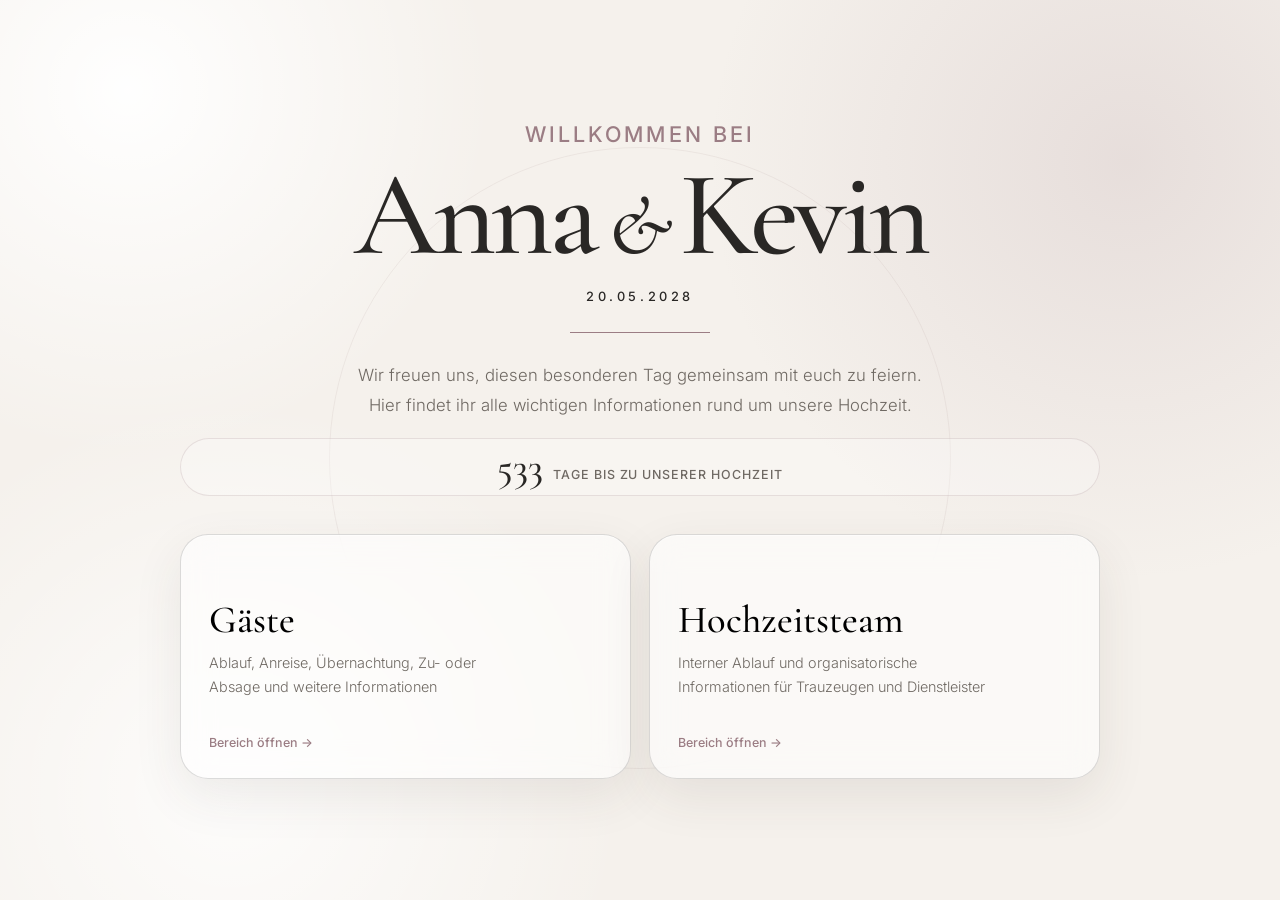
<file: index.html>
<!DOCTYPE html>
<html lang="de">
<head>
  <meta charset="UTF-8">
  <meta name="viewport" content="width=device-width, initial-scale=1.0">
  <meta name="description" content="Hochzeitsportal von Anna und Kevin">
  <title>Anna & Kevin | 20.05.2028</title>
  <link rel="preconnect" href="https://fonts.googleapis.com">
  <link rel="preconnect" href="https://fonts.gstatic.com" crossorigin>
  <link href="https://fonts.googleapis.com/css2?family=Cormorant+Garamond:wght@400;500;600&family=Inter:wght@300;400;500&display=swap" rel="stylesheet">
  <link rel="stylesheet" href="assets/css/style.css?v=5">
</head>
<body>
  <main class="landing">
    <section class="hero">
      <p class="eyebrow">Willkommen bei</p>
      <h1><span>Anna</span><span class="ampersand">&amp;</span><span>Kevin</span></h1>
      <p class="date">20.05.2028</p>
      <div class="divider"></div>
      <p class="intro">
        <span>Wir freuen uns, diesen besonderen Tag gemeinsam mit euch zu feiern.</span>
        <span>Hier findet ihr alle wichtigen Informationen rund um unsere Hochzeit.</span>
      </p>

      <div class="countdown" aria-live="polite">
        <span class="countdown-number" id="countdown-days">–</span>
        <span class="countdown-label">Tage bis zu unserer Hochzeit</span>
      </div>

      <div class="portal-grid">
        <button class="portal-card" type="button" data-portal="guest">
          <span class="portal-title">Gäste</span>
          <span class="portal-description">Ablauf, Anreise, Übernachtung, Zu- oder Absage und weitere Informationen</span>
          <span class="portal-link">Bereich öffnen →</span>
        </button>

        <button class="portal-card" type="button" data-portal="service">
          <span class="portal-title">Hochzeitsteam</span>
          <span class="portal-description">Interner Ablauf und organisatorische Informationen für Trauzeugen und Dienstleister</span>
          <span class="portal-link">Bereich öffnen →</span>
        </button>
      </div>
    </section>
  </main>

  <dialog class="login-dialog" id="login-dialog">
    <form class="login-form" method="dialog">
      <button class="close-button" type="button" id="close-dialog" aria-label="Fenster schließen">×</button>
      <h2 id="dialog-title">Portal öffnen</h2>
      <p class="dialog-text" id="dialog-text">Bitte gebt das Passwort ein, das ihr von uns erhalten habt.</p>
      <label for="password">Passwort</label>
      <input id="password" name="password" type="password" autocomplete="current-password" placeholder="Passwort eingeben">
      <p class="form-message" id="form-message" aria-live="polite"></p>
      <button class="submit-button" type="submit">Öffnen</button>
    </form>
  </dialog>

  <script src="assets/js/script.js?v=7"></script>
</body>
</html>
</file>
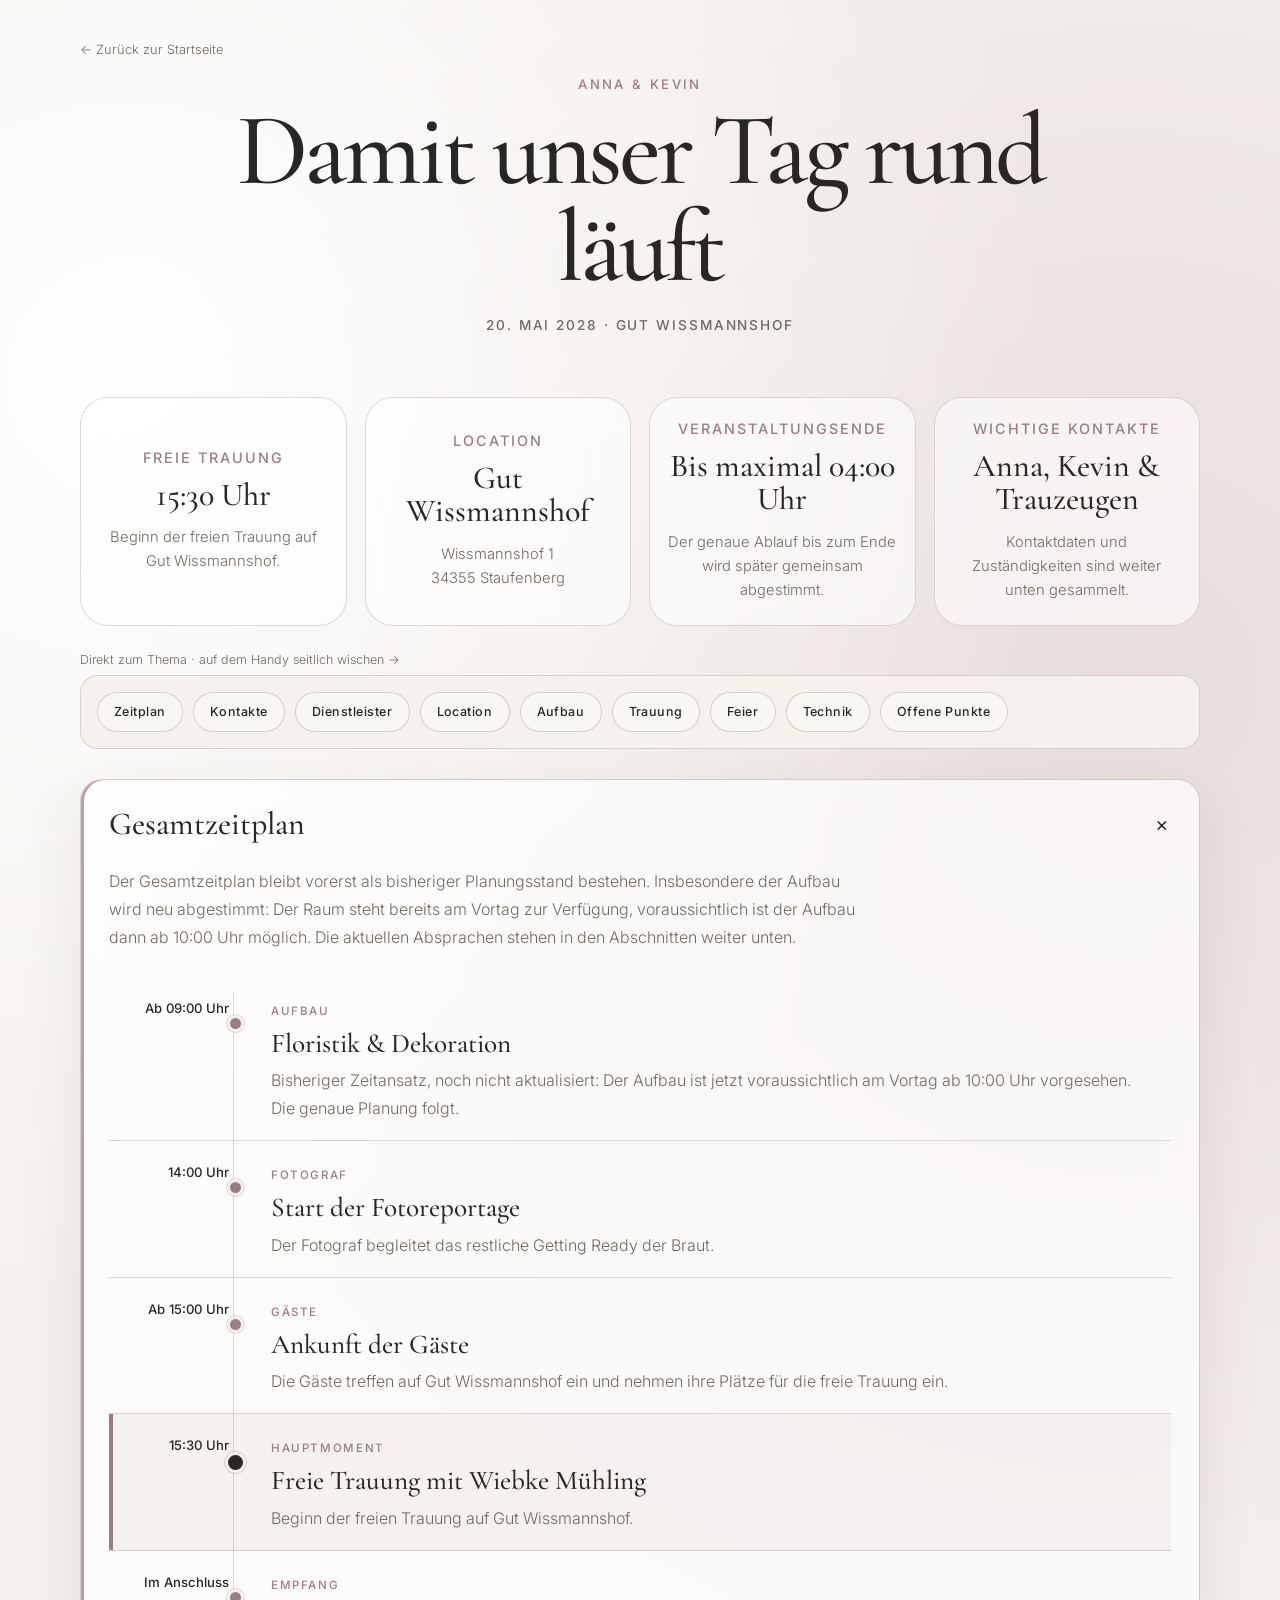
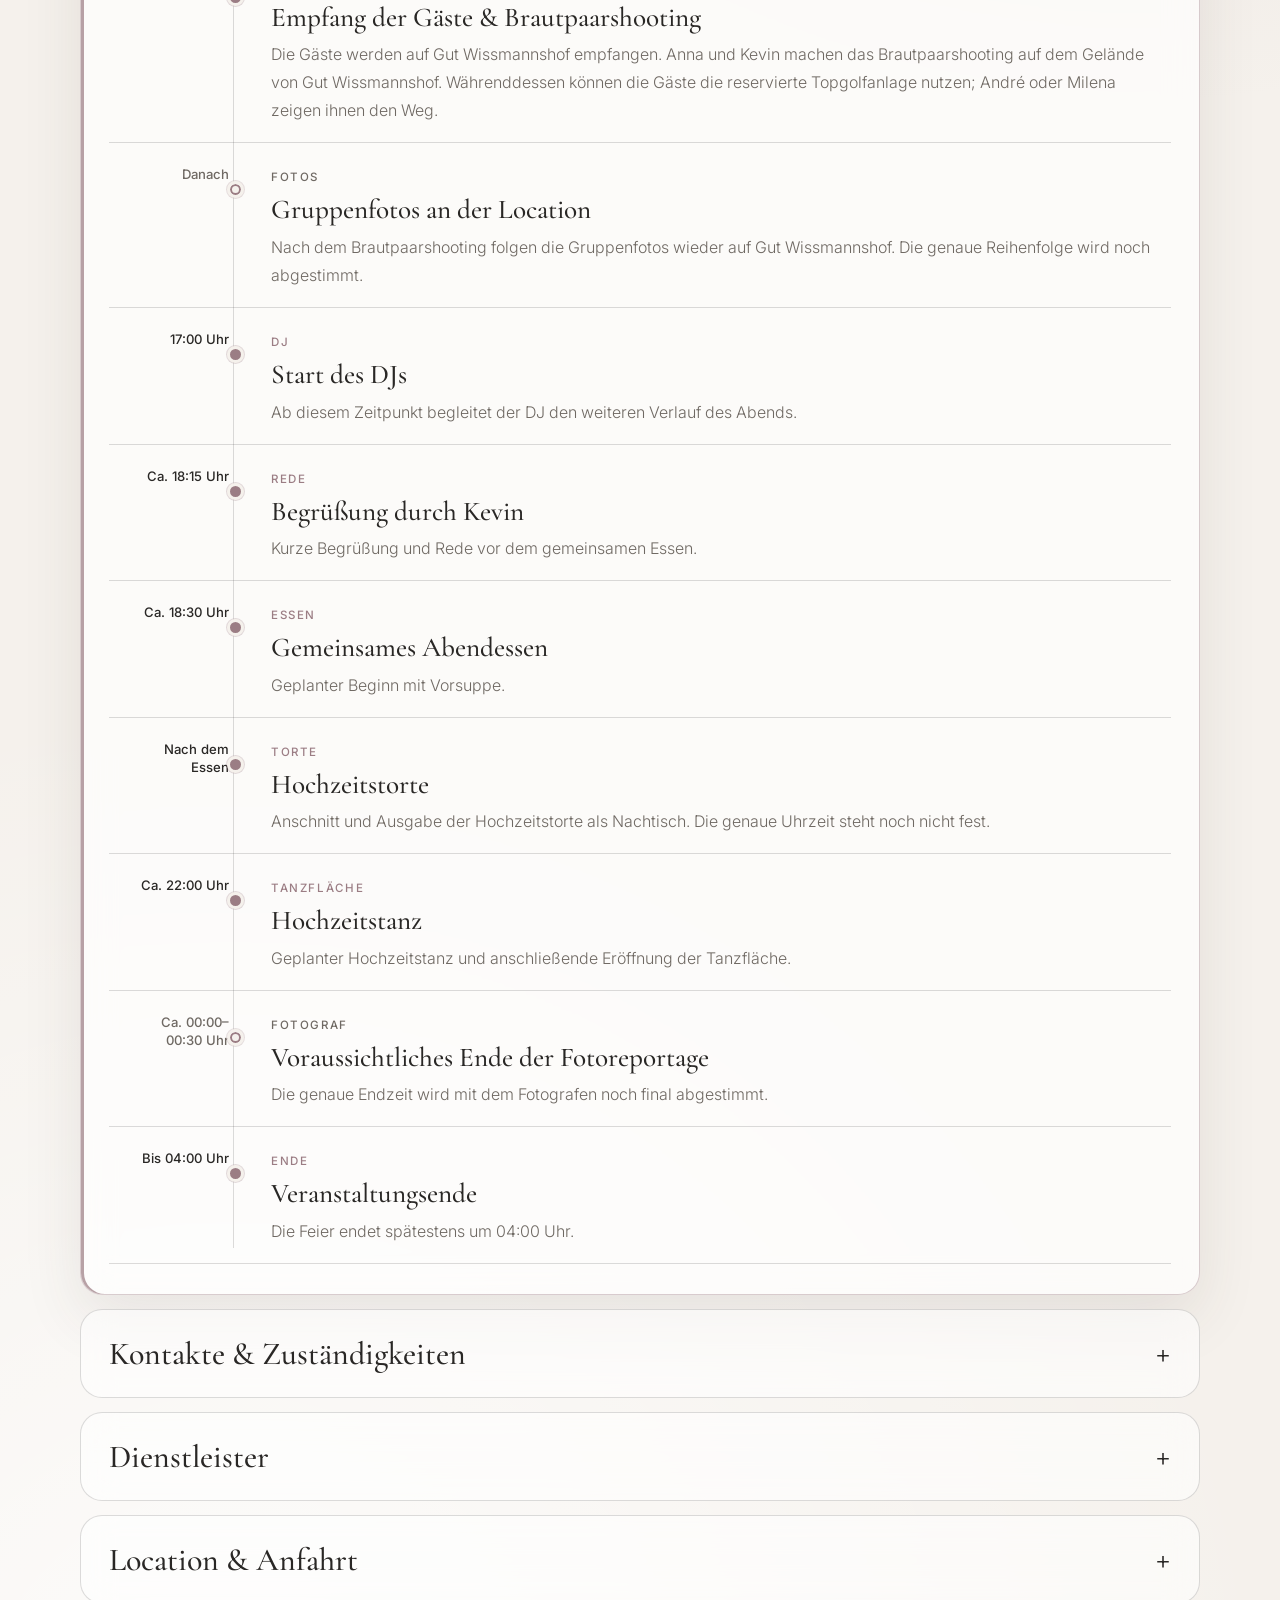
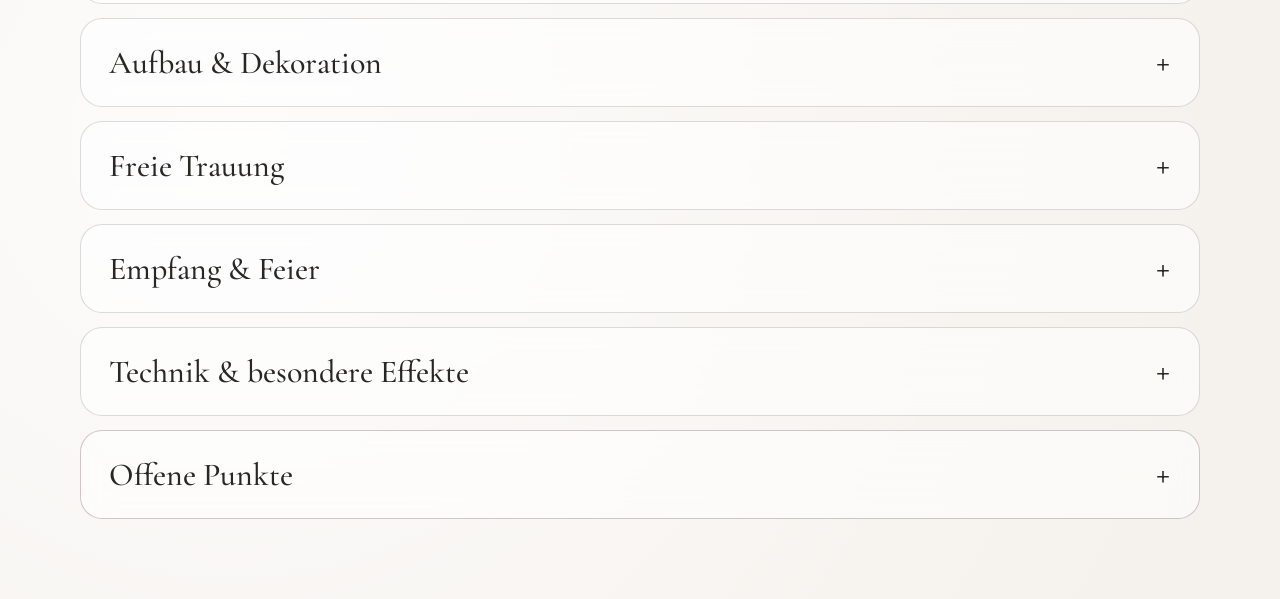
<file: ablauf-7k4m2.html>
<!DOCTYPE html>
<html lang="de">
<head>
  <meta charset="UTF-8">
  <meta name="viewport" content="width=device-width, initial-scale=1.0">
  <meta name="description" content="Organisationsbereich für das Hochzeitsteam von Anna und Kevin">
  <title>Hochzeitsteam | Anna & Kevin</title>
  <link rel="preconnect" href="https://fonts.googleapis.com">
  <link rel="preconnect" href="https://fonts.gstatic.com" crossorigin>
  <link href="https://fonts.googleapis.com/css2?family=Cormorant+Garamond:wght@400;500;600&family=Inter:wght@300;400;500&display=swap" rel="stylesheet">
  <link rel="stylesheet" href="assets/css/style.css?v=9">
  <link rel="stylesheet" href="assets/css/team.css?v=7">
</head>
<body>
  <main class="team-page">
    <header class="team-hero">
      <a class="team-back-link" href="index.html">← Zurück zur Startseite</a>
      <p class="team-kicker">Anna & Kevin</p>
      <h1 class="team-title">Damit unser Tag rund läuft</h1>
      <p class="team-subtitle">20. Mai 2028 · Gut Wissmannshof</p>
    </header>

    <section class="team-info-grid" aria-label="Wichtige Eckdaten">
      <article class="team-info-card"><span class="team-info-label">Freie Trauung</span><h2>15:30 Uhr</h2><p>Beginn der freien Trauung auf Gut Wissmannshof.</p></article>
      <article class="team-info-card"><span class="team-info-label">Location</span><h2>Gut Wissmannshof</h2><p>Wissmannshof 1<br>34355 Staufenberg</p></article>
      <article class="team-info-card"><span class="team-info-label">Veranstaltungsende</span><h2>Bis maximal 04:00 Uhr</h2><p>Der genaue Ablauf bis zum Ende wird später gemeinsam abgestimmt.</p></article>
      <article class="team-info-card"><span class="team-info-label">Wichtige Kontakte</span><h2>Anna, Kevin & Trauzeugen</h2><p>Kontaktdaten und Zuständigkeiten sind weiter unten gesammelt.</p></article>
    </section>

    <p class="nav-hint">Direkt zum Thema · auf dem Handy seitlich wischen →</p>
    <nav class="team-quick-nav" aria-label="Schnellnavigation">
      <a href="#zeitplan">Zeitplan</a>
      <a href="#kontakte">Kontakte</a>
      <a href="#dienstleister">Dienstleister</a>
      <a href="#location">Location</a>
      <a href="#aufbau">Aufbau</a>
      <a href="#trauung">Trauung</a>
      <a href="#feier">Feier</a>
      <a href="#technik">Technik</a>
      <a href="#offene-punkte">Offene Punkte</a>
    </nav>

    <section class="accordion-list" aria-label="Organisation des Hochzeitstages">
      <details id="zeitplan" open>
        <summary><span>Gesamtzeitplan</span><span class="summary-icon">+</span></summary>
        <div class="accordion-content">
          <p class="timeline-intro">Der Gesamtzeitplan bleibt vorerst als bisheriger Planungsstand bestehen. Insbesondere der Aufbau wird neu abgestimmt: Der Raum steht bereits am Vortag zur Verfügung, voraussichtlich ist der Aufbau dann ab 10:00 Uhr möglich. Die aktuellen Absprachen stehen in den Abschnitten weiter unten.</p>
          <div class="team-timeline">
            <article class="timeline-item"><div class="timeline-time">Ab 09:00 Uhr</div><div class="timeline-details"><span class="timeline-label">Aufbau</span><h3>Floristik & Dekoration</h3><p>Bisheriger Zeitansatz, noch nicht aktualisiert: Der Aufbau ist jetzt voraussichtlich am Vortag ab 10:00 Uhr vorgesehen. Die genaue Planung folgt.</p></div></article>
            <article class="timeline-item"><div class="timeline-time">14:00 Uhr</div><div class="timeline-details"><span class="timeline-label">Fotograf</span><h3>Start der Fotoreportage</h3><p>Der Fotograf begleitet das restliche Getting Ready der Braut.</p></div></article>
            <article class="timeline-item"><div class="timeline-time">Ab 15:00 Uhr</div><div class="timeline-details"><span class="timeline-label">Gäste</span><h3>Ankunft der Gäste</h3><p>Die Gäste treffen auf Gut Wissmannshof ein und nehmen ihre Plätze für die freie Trauung ein.</p></div></article>
            <article class="timeline-item timeline-highlight"><div class="timeline-time">15:30 Uhr</div><div class="timeline-details"><span class="timeline-label">Hauptmoment</span><h3>Freie Trauung mit Wiebke Mühling</h3><p>Beginn der freien Trauung auf Gut Wissmannshof.</p></div></article>
            <article class="timeline-item"><div class="timeline-time">Im Anschluss</div><div class="timeline-details"><span class="timeline-label">Empfang</span><h3>Empfang der Gäste & Brautpaarshooting</h3><p>Die Gäste werden auf Gut Wissmannshof empfangen. Anna und Kevin machen das Brautpaarshooting auf dem Gelände von Gut Wissmannshof. Währenddessen können die Gäste die reservierte Topgolfanlage nutzen; André oder Milena zeigen ihnen den Weg.</p></div></article>
            <article class="timeline-item timeline-pending"><div class="timeline-time">Danach</div><div class="timeline-details"><span class="timeline-label">Fotos</span><h3>Gruppenfotos an der Location</h3><p>Nach dem Brautpaarshooting folgen die Gruppenfotos wieder auf Gut Wissmannshof. Die genaue Reihenfolge wird noch abgestimmt.</p></div></article>
            <article class="timeline-item"><div class="timeline-time">17:00 Uhr</div><div class="timeline-details"><span class="timeline-label">DJ</span><h3>Start des DJs</h3><p>Ab diesem Zeitpunkt begleitet der DJ den weiteren Verlauf des Abends.</p></div></article>
            <article class="timeline-item"><div class="timeline-time">Ca. 18:15 Uhr</div><div class="timeline-details"><span class="timeline-label">Rede</span><h3>Begrüßung durch Kevin</h3><p>Kurze Begrüßung und Rede vor dem gemeinsamen Essen.</p></div></article>
            <article class="timeline-item"><div class="timeline-time">Ca. 18:30 Uhr</div><div class="timeline-details"><span class="timeline-label">Essen</span><h3>Gemeinsames Abendessen</h3><p>Geplanter Beginn mit Vorsuppe.</p></div></article>
            <article class="timeline-item"><div class="timeline-time">Nach dem Essen</div><div class="timeline-details"><span class="timeline-label">Torte</span><h3>Hochzeitstorte</h3><p>Anschnitt und Ausgabe der Hochzeitstorte als Nachtisch. Die genaue Uhrzeit steht noch nicht fest.</p></div></article>
            <article class="timeline-item"><div class="timeline-time">Ca. 22:00 Uhr</div><div class="timeline-details"><span class="timeline-label">Tanzfläche</span><h3>Hochzeitstanz</h3><p>Geplanter Hochzeitstanz und anschließende Eröffnung der Tanzfläche.</p></div></article>

            <article class="timeline-item timeline-pending"><div class="timeline-time">Ca. 00:00–00:30 Uhr</div><div class="timeline-details"><span class="timeline-label">Fotograf</span><h3>Voraussichtliches Ende der Fotoreportage</h3><p>Die genaue Endzeit wird mit dem Fotografen noch final abgestimmt.</p></div></article>
            <article class="timeline-item"><div class="timeline-time">Bis 04:00 Uhr</div><div class="timeline-details"><span class="timeline-label">Ende</span><h3>Veranstaltungsende</h3><p>Die Feier endet spätestens um 04:00 Uhr.</p></div></article>
          </div>
        </div>
      </details>

      <details id="kontakte">
        <summary><span>Kontakte & Zuständigkeiten</span><span class="summary-icon">+</span></summary>
        <div class="accordion-content">
          <div class="detail-grid">
            <article class="detail-card"><span class="detail-label">Brautpaar</span><h3>Kevin Wenzel</h3><p>Deko und Aufbau, Übergabe von Geschenken und Karten, Notfallkontakt.</p><div class="contact-actions"><a class="team-link-button" href="tel:+491734360073">Anrufen</a></div></article>
            <article class="detail-card"><span class="detail-label">Brautpaar</span><h3>Anna</h3><p>Übergabe von Geschenken und Karten sowie Ansprechpartnerin für persönliche Rückfragen.</p><div class="contact-actions"><a class="team-link-button" href="tel:+4916098047144">Anrufen</a></div></article>
            <article class="detail-card pending-card"><span class="detail-label">Trauzeuge</span><h3>André Wenzel</h3><p>Telefonnummer folgt nach Absprache.</p><p>Geschenkeplanung, Gästeempfang, Gruppenfotos und Notfallkontakt.</p></article>
            <article class="detail-card pending-card"><span class="detail-label">Trauzeugin</span><h3>Milena Hildebrandt</h3><p>Telefonnummer folgt nach Absprache.</p><p>Geschenkeplanung, Gästeempfang, Gruppenfotos und Notfallkontakt.</p></article>
          </div>
          <p class="section-note">Die genaue Aufteilung einzelner Aufgaben wird später gemeinsam mit den Trauzeugen festgelegt.</p>
        </div>
      </details>

      <details id="dienstleister">
        <summary><span>Dienstleister</span><span class="summary-icon">+</span></summary>
        <div class="accordion-content">
          <div class="detail-grid">
            <article class="detail-card"><span class="detail-label">Traurednerin</span><h3>Wiebke Mühling</h3><p>Freie Trauung um 15:30 Uhr.</p><div class="contact-actions"><a class="team-link-button" href="https://www.instagram.com/w.moments_trauungen/" target="_blank" rel="noopener">Instagram öffnen</a></div></article>
            <article class="detail-card"><span class="detail-label">DJ</span><h3>Marco Leistner</h3><p>Start um 17:00 Uhr.</p><p>Verantwortlich für Musik, Ton, Licht und die vereinbarten Effekte.</p></article>
            <article class="detail-card"><span class="detail-label">Fotograf</span><h3>Mario Nijemcevic · TITO.GRAF</h3><p>Start um 14:00 Uhr, voraussichtliches Ende zwischen 00:00 und 00:30 Uhr.</p><div class="contact-actions"><a class="team-link-button" href="https://www.instagram.com/tito.graf/" target="_blank" rel="noopener">Instagram öffnen</a></div></article>
            <article class="detail-card"><span class="detail-label">Location</span><h3>Herr Reimann</h3><p>Ansprechpartner auf Gut Wissmannshof.</p></article>
            <article class="detail-card pending-card"><span class="detail-label">Floristik</span><h3>Noch in Klärung</h3><p>Dienstleister und genaue Aufgabenverteilung werden später ergänzt.</p></article>
          </div>
        </div>
      </details>

      <details id="location">
        <summary><span>Location & Anfahrt</span><span class="summary-icon">+</span></summary>
        <div class="accordion-content">
          <div class="location-team-grid">
            <div><span class="detail-label">Location</span><h3>Gut Wissmannshof</h3><p>Wissmannshof 1<br>34355 Staufenberg</p><div class="contact-actions"><a class="team-link-button" href="https://www.google.com/maps/dir/?api=1&destination=Wissmannshof+1%2C+34355+Staufenberg" target="_blank" rel="noopener">Route öffnen</a></div></div>
            <iframe class="map-frame" title="Karte zum Gut Wissmannshof" src="https://www.google.com/maps?q=Wissmannshof%201%2C%2034355%20Staufenberg&output=embed" loading="lazy" referrerpolicy="no-referrer-when-downgrade"></iframe>
          </div>
          <div class="fact-list">
            <div><strong>Zugang:</strong><span>Zugang ab 10:00 Uhr. Der Raum steht bereits am Vortag zur Verfügung; der genaue Aufbauplan folgt.</span></div>
            <div><strong>Be- und Entladen:</strong><span>Zufahrt und Möglichkeiten zum Be- und Entladen werden mit Gut Wissmannshof abgestimmt.</span></div>
            <div><strong>Fahrzeuge:</strong><span>Kostenfreie Parkplätze stehen direkt an der Location im zweigeschossigen Parkhaus zur Verfügung. Die Organisation für Dienstleister wird noch abgestimmt.</span></div>
            <div><strong>Getting Ready:</strong><span>Bei Julia Hagedorn im Laden „Aesthetics“ in Niestetal.</span></div>
            <div><strong>Lagerung:</strong><span>Voraussichtlich keine Lagerfläche vor Ort. Mögliche Lösungen werden noch abgestimmt.</span></div>
            <div><strong>Einschränkungen:</strong><span>Kein Konfetti und kein Feuerwerk. Bisher ist keine Lautstärkereduzierung vorgesehen.</span></div>
            <div><strong>Ende:</strong><span>Spätestens um 04:00 Uhr.</span></div>
          </div>
        </div>
      </details>

      <details id="aufbau">
        <summary><span>Aufbau & Dekoration</span><span class="summary-icon">+</span></summary>
        <div class="accordion-content"><div class="fact-list">
          <div><strong>Aufbaustart:</strong><span>Voraussichtlich am Vortag ab 10:00 Uhr; noch final abzustimmen.</span></div>
          <div><strong>Aufbauteam:</strong><span>Aufbauteam, Aufgabenverteilung und Reihenfolge sind noch zu klären.</span></div>
          <div><strong>Eigenleistung:</strong><span>Umfang der Eigenleistung und Aufgabenverteilung sind noch zu klären.</span></div>
          <div><strong>Location:</strong><span>Aufgaben von Gut Wissmannshof beim Aufbau werden noch abgestimmt.</span></div>
          <div><strong>Floristik:</strong><span>Aufgabenverteilung mit einem möglichen externen Dienstleister noch offen.</span></div>
          <div><strong>DJ:</strong><span>Übernimmt seine gesamte Technik und den dazugehörigen Aufbau.</span></div>
          <div><strong>Bereiche:</strong><span>Freie Trauung und Innenbereich der Location.</span></div>
          <div><strong>Fertigstellung:</strong><span>Zeitpunkt der Fertigstellung wird im neuen Aufbauplan festgelegt.</span></div>
          <div><strong>Endkontrolle:</strong><span>Kevin und die Trauzeugen.</span></div>
          <div><strong>Abbau:</strong><span>Zeitpunkt und Zuständigkeiten werden noch abgestimmt.</span></div>
          <div><strong>Zwischenlagerung:</strong><span>Voraussichtlich keine Lagerfläche; noch abzustimmen.</span></div>
        </div></div>
      </details>

      <details id="trauung">
        <summary><span>Freie Trauung</span><span class="summary-icon">+</span></summary>
        <div class="accordion-content"><div class="fact-list">
          <div><strong>Ort:</strong><span>In der Baumallee direkt auf Gut Wissmannshof.</span></div>
          <div><strong>Schlechtwetter:</strong><span>Die Baumallee bleibt als Trauort vorgesehen. Bei schlechtem Wetter wird der Zeitpunkt entsprechend angepasst.</span></div>
          <div><strong>Beginn:</strong><span>15:30 Uhr.</span></div>
          <div><strong>Dauer:</strong><span>Voraussichtlich 45 bis 60 Minuten; final mit Wiebke Mühling abzustimmen.</span></div>
          <div><strong>Einzug:</strong><span>Anna wird von ihrem Vater Frank zum Trauplatz begleitet.</span></div>
          <div><strong>Technik:</strong><span>Wiebke Mühling bringt Mikrofon und Lautsprecher mit.</span></div>
          <div><strong>Musik:</strong><span>Einzug, Trauung und Auszug werden noch mit Wiebke Mühling abgestimmt.</span></div>
          <div><strong>Ringe:</strong><span>Ringübergabe möglicherweise durch eines der Kinder von André.</span></div>
          <div><strong>Eheversprechen:</strong><span>Voraussichtlich bei den jeweiligen Trauzeugen.</span></div>
          <div><strong>Sitzordnung:</strong><span>Wird neu geplant; die genaue Abstimmung erfolgt im kommenden Jahr.</span></div>
          <div><strong>Rituale:</strong><span>Anna und Kevin tragen jeweils ihr persönliches Ehegelübde vor.</span></div>
          <div><strong>Umräumen:</strong><span>Nach der Trauung durch Gut Wissmannshof.</span></div>
        </div></div>
      </details>

      <details id="feier">
        <summary><span>Empfang & Feier</span><span class="summary-icon">+</span></summary>
        <div class="accordion-content"><div class="fact-list">
          <div><strong>Empfang:</strong><span>Direkt nach der Trauung, voraussichtlich gegen 16:15–16:30 Uhr. Fingerfood ist aktuell nicht vorgesehen.</span></div>
          <div><strong>Getränke:</strong><span>Sekt, Lillet und alkoholfreie Getränke nach Wunsch; zunächst kein Bier, Wein oder Schnaps.</span></div>
          <div><strong>Koordination:</strong><span>Nach der Begrüßung gehen Anna und Kevin zum Brautpaarshooting. André oder Milena begleiten die Gäste zur reservierten Topgolfanlage.</span></div>
          <div><strong>Brautpaarshooting:</strong><span>Direkt nach der freien Trauung, voraussichtlich ab 16:15–16:30 Uhr, auf Gut Wissmannshof. Für die Wege auf dem Gelände steht dem Brautpaar ein Golf-Kart zur Verfügung.</span></div>
          <div><strong>Gäste währenddessen:</strong><span>Für die Gäste ist während des Brautpaarshootings die Topgolfanlage reserviert. André oder Milena zeigen ihnen den Weg nach oben.</span></div>
          <div><strong>Gruppenfotos:</strong><span>Nach Abschluss des Brautpaarshootings auf Gut Wissmannshof. Die genaue Reihenfolge wird noch abgestimmt.</span></div>
          <div><strong>Sitzordnung:</strong><span>Es gibt eine feste Sitzordnung.</span></div>
          <div><strong>Platznehmen:</strong><span>Voraussichtlich gegen 18:00 bis 18:15 Uhr.</span></div>
          <div><strong>Rede:</strong><span>Kevin begrüßt die Gäste vor dem Essen.</span></div>
          <div><strong>Abendessen:</strong><span>Geplanter Beginn gegen 18:30 Uhr mit Vorsuppe.</span></div>
          <div><strong>Party:</strong><span>Der eigentliche Partybeginn folgt nach dem Hochzeitstanz gegen 22:00 Uhr.</span></div>
          <div><strong>Ankündigungen:</strong><span>Rede, Hochzeitstanz und Torte werden voraussichtlich durch Marco oder Kevin angekündigt.</span></div>
          <div><strong>Hochzeitstorte:</strong><span>Nach dem Abendessen als Nachtisch; die genaue Uhrzeit wird noch festgelegt.</span></div>
        </div></div>
      </details>

      <details id="technik">
        <summary><span>Technik & besondere Effekte</span><span class="summary-icon">+</span></summary>
        <div class="accordion-content"><div class="fact-list">
          <div><strong>DJ-Technik:</strong><span>Komplettes DJ-Equipment sowie eine Outdoor-Box für den Außenbereich.</span></div>
          <div><strong>Lichttechnik:</strong><span>Bodenspots, Discokugel und weitere Partybeleuchtung.</span></div>
          <div><strong>DJ-Standort:</strong><span>Der genaue DJ-Standort auf Gut Wissmannshof wird noch abgestimmt.</span></div>
          <div><strong>Trauungstechnik:</strong><span>Wiebke Mühling bringt Mikrofon und Lautsprecher mit.</span></div>
          <div><strong>Mikrofone:</strong><span>Wiebke Mühling stellt Mikrofone für die Eheversprechen, Marco für Reden und Feier.</span></div>
          <div><strong>Beamer:</strong><span>Verfügbarkeit und Anschlussmöglichkeiten auf Gut Wissmannshof werden noch abgestimmt.</span></div>
          <div><strong>Hintergrundmusik:</strong><span>Leichte Musik während Empfang und Essen; Tischaufrufe eventuell mit jeweils passender Musik.</span></div>
          <div><strong>Rückkehr des Brautpaars:</strong><span>„Forever“ von Chris Brown.</span></div>
          <div><strong>Bodennebel:</strong><span>Fest für den Hochzeitstanz eingeplant.</span></div>
          <div><strong>Kaltfunken:</strong><span>Beim Hochzeitstanz und bei Bedarf bei weiteren passenden Momenten.</span></div>
          <div><strong>Ankündigungen:</strong><span>Musikalische Gestaltung von Hochzeitstanz und Torte noch offen.</span></div>
          <div><strong>Technische Probleme:</strong><span>Zunächst die Trauzeugen ansprechen; diese vermitteln bei Bedarf direkt an Marco.</span></div>
        </div></div>
      </details>

      <details id="offene-punkte">
        <summary><span>Offene Punkte</span><span class="summary-icon">+</span></summary>
        <div class="accordion-content"><div class="fact-list">
          <div><strong>Trauzeugen:</strong><span>Telefonnummern und genaue Aufgabenverteilung mit André und Milena abstimmen.</span></div>
          <div><strong>Aufbau:</strong><span>Aufbau voraussichtlich am Vortag ab 10:00 Uhr: Team, Aufgaben, Reihenfolge, Fertigstellung und Abbau abstimmen.</span></div>
          <div><strong>Floristik:</strong><span>Dienstleister sowie Aufgabenverteilung klären.</span></div>
          <div><strong>Location:</strong><span>Be- und Entladen, Lagerung, DJ-Standort und Beamer mit Herrn Reimann abstimmen.</span></div>
          <div><strong>Freie Trauung:</strong><span>Dauer, Musik und zeitliche Anpassung bei schlechtem Wetter abstimmen. Die Sitzordnung wird im kommenden Jahr geplant; persönliche Ehegelübde sind vorgesehen.</span></div>
          <div><strong>Ringe:</strong><span>Ringträger verbindlich festlegen.</span></div>
          <div><strong>Eheversprechen:</strong><span>Aufbewahrung und Übergabe durch die Trauzeugen bestätigen.</span></div>
          <div><strong>Fotos:</strong><span>Fotospots auf dem Gelände und Reihenfolge der Gruppenfotos nach dem Brautpaarshooting abstimmen.</span></div>
          <div><strong>Empfang:</strong><span>Begleitung zur reservierten Topgolfanlage und Rückkehr zu den Gruppenfotos koordinieren. Zeitpunkt der Torte nach dem Essen im Gesamtzeitplan aktualisieren.</span></div>
          <div><strong>Musik:</strong><span>Tischaufrufe sowie Ankündigungen von Hochzeitstanz und Torte abstimmen.</span></div>
          <div><strong>Fotograf:</strong><span>Endzeit der Reportage final festlegen.</span></div>
        </div></div>
      </details>
    </section>
  </main>
  <script>
    document.querySelectorAll('.team-quick-nav a').forEach((link) => {
      link.addEventListener('click', () => {
        const target = document.querySelector(link.getAttribute('href'));
        if (target) target.open = true;
      });
    });
  </script>
</body>
</html>
</file>
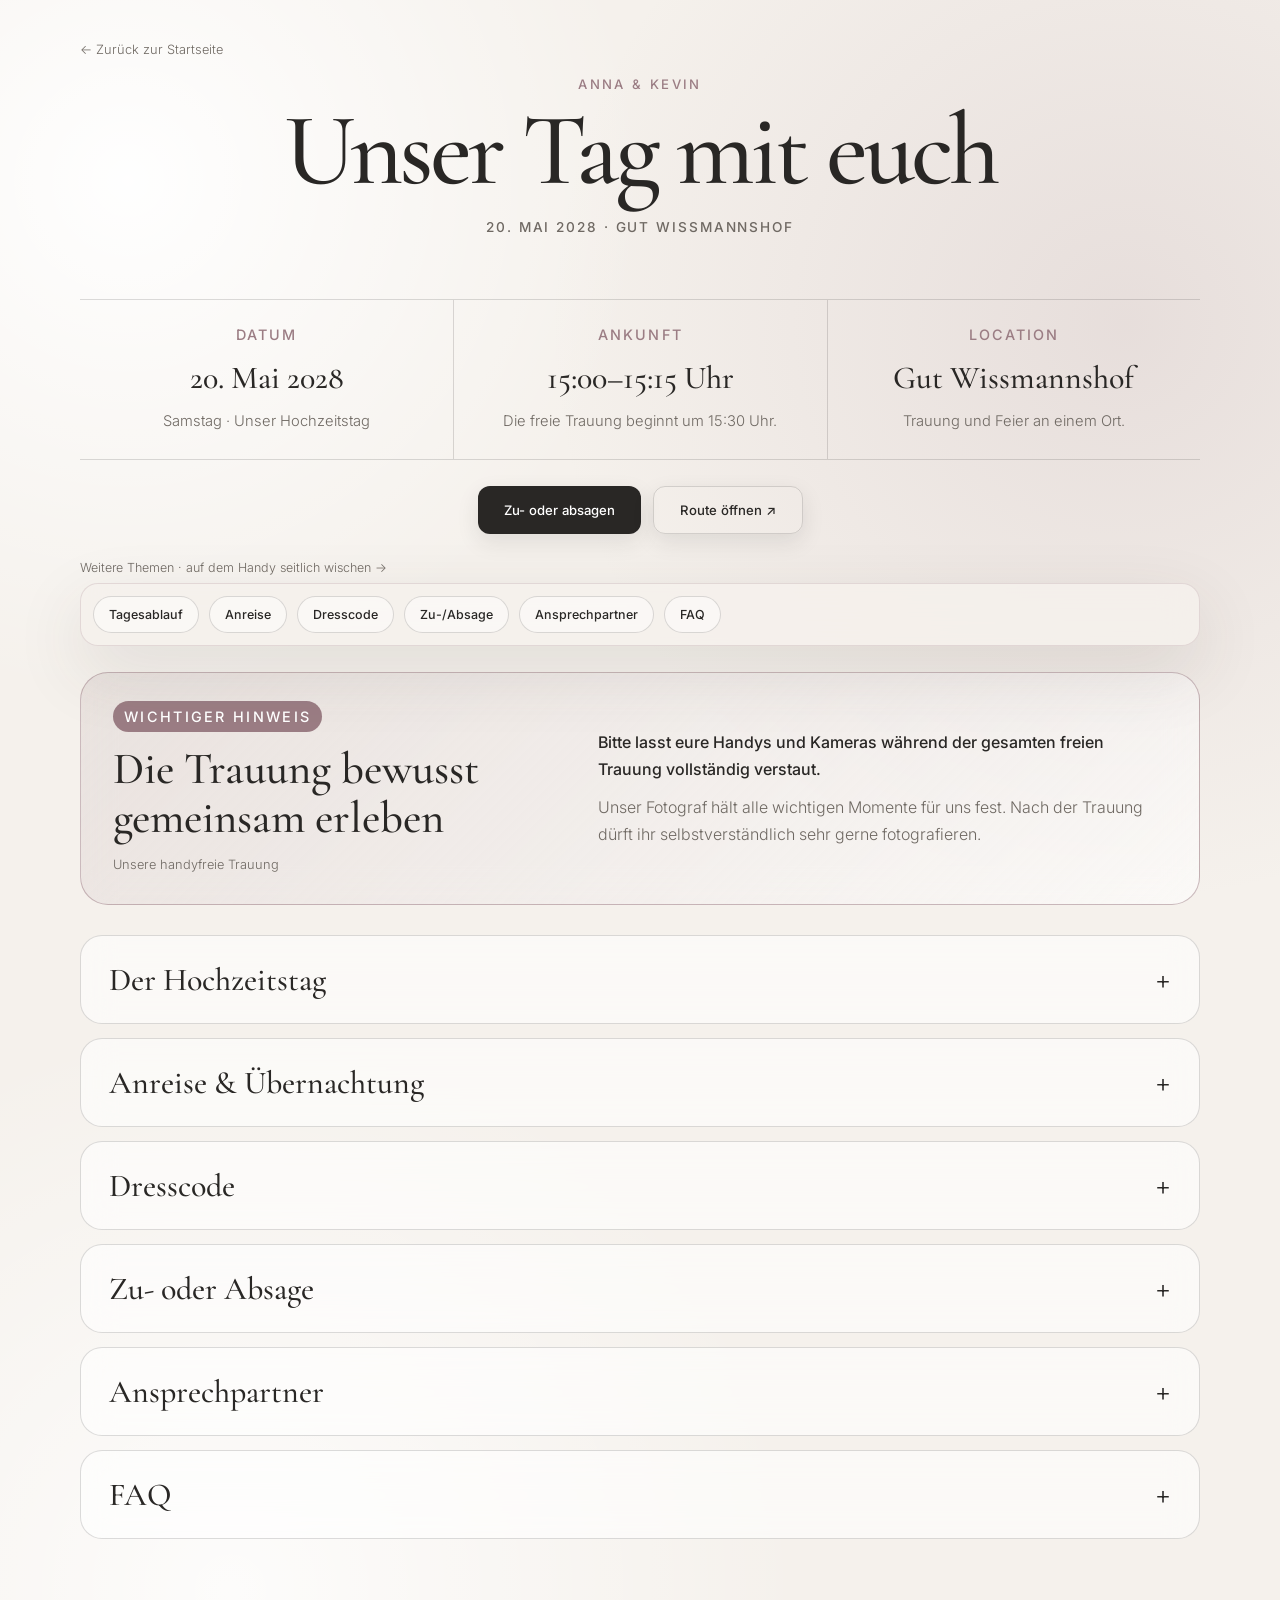
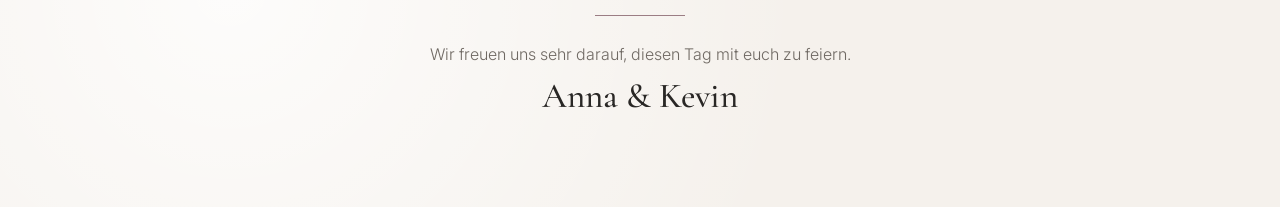
<file: gast.html>
<!DOCTYPE html>
<html lang="de">
<head>
  <meta charset="UTF-8">
  <meta name="viewport" content="width=device-width, initial-scale=1.0">
  <meta name="description" content="Gästebereich der Hochzeit von Anna und Kevin">
  <title>Unser Tag mit euch | Anna & Kevin</title>
  <link rel="preconnect" href="https://fonts.googleapis.com">
  <link rel="preconnect" href="https://fonts.gstatic.com" crossorigin>
  <link href="https://fonts.googleapis.com/css2?family=Cormorant+Garamond:wght@400;500;600&family=Inter:wght@300;400;500&display=swap" rel="stylesheet">
  <link rel="stylesheet" href="assets/css/style.css?v=8">
  <link rel="stylesheet" href="assets/css/guest-overrides.css?v=4">
</head>
<body>
  <main class="guest-page">
    <header class="guest-hero">
      <a class="back-link" href="index.html">← Zurück zur Startseite</a>
      <p class="guest-kicker">Anna & Kevin</p>
      <h1 class="guest-title">Unser Tag mit euch</h1>
      <p class="guest-subtitle">20. Mai 2028 · Gut Wissmannshof</p>
    </header>

    <section class="info-grid" aria-label="Die wichtigsten Informationen">
      <article class="info-card"><span class="info-label">Datum</span><h2>20. Mai 2028</h2><p>Samstag · Unser Hochzeitstag</p></article>
      <article class="info-card"><span class="info-label">Ankunft</span><h2>15:00–15:15 Uhr</h2><p>Die freie Trauung beginnt um 15:30 Uhr.</p></article>
      <article class="info-card"><span class="info-label">Location</span><h2>Gut Wissmannshof</h2><p>Trauung und Feier an einem Ort.</p></article>
    </section>
    <div class="guest-actions">
      <a class="text-button" href="#rsvp" data-open-target="rsvp">Zu- oder absagen</a>
      <a class="text-button secondary" href="https://www.google.com/maps/dir/?api=1&destination=Wissmannshof+1%2C+34355+Staufenberg" target="_blank" rel="noopener">Route öffnen ↗</a>
    </div>
    <p class="nav-hint">Weitere Themen · auf dem Handy seitlich wischen →</p>

    <nav class="guest-quick-nav" aria-label="Schnellnavigation">
      <a href="#hochzeitstag" data-open-target="hochzeitstag">Tagesablauf</a>
      <a href="#anreise" data-open-target="anreise">Anreise</a>
      <a href="#dresscode" data-open-target="dresscode">Dresscode</a>
      <a href="#rsvp" data-open-target="rsvp">Zu-/Absage</a>
      <a href="#ansprechpartner" data-open-target="ansprechpartner">Ansprechpartner</a>
      <a href="#faq" data-open-target="faq">FAQ</a>
    </nav>

    <aside class="unplugged-banner">
      <div>
        <span class="info-label">Wichtiger Hinweis</span>
        <h2>Die Trauung bewusst gemeinsam erleben</h2><p class="ceremony-caption">Unsere handyfreie Trauung</p>
      </div>
      <p><strong>Bitte lasst eure Handys und Kameras während der gesamten freien Trauung vollständig verstaut.</strong><span>Unser Fotograf hält alle wichtigen Momente für uns fest. Nach der Trauung dürft ihr selbstverständlich sehr gerne fotografieren.</span></p>
    </aside>

    <section class="accordion-list" aria-label="Weitere Informationen">
      <details id="hochzeitstag">
        <summary><span>Der Hochzeitstag</span><span class="summary-icon">+</span></summary>
        <div class="accordion-content">
          <ol class="guest-timeline">
            <li><span class="guest-time">Ab 15:00 Uhr</span><div><h3>Willkommen</h3><p>Kommt entspannt auf Gut Wissmannshof an. Bitte seid spätestens um 15:15 Uhr vor Ort.</p></div></li>
            <li><span class="guest-time">15:30 Uhr</span><div><h3>Unser Ja-Wort</h3><p>Wir freuen uns, diesen besonderen Moment mit euch zu teilen.</p></div></li>
            <li><span class="guest-time">Im Anschluss</span><div><h3>Gemeinsam feiern</h3><p>Wir verbringen den weiteren Tag zusammen auf Gut Wissmannshof. Lasst euch überraschen.</p></div></li>
          </ol>
        </div>
      </details>

      <details id="anreise">
        <summary><span>Anreise & Übernachtung</span><span class="summary-icon">+</span></summary>
        <div class="accordion-content">
          <iframe class="map-frame shared-map" title="Karte zu Gut Wissmannshof und Hotel" src="https://www.google.com/maps?q=Wissmannshof%201%2C%2034355%20Staufenberg&output=embed" loading="lazy" referrerpolicy="no-referrer-when-downgrade"></iframe>
          <div class="travel-grid">
          <div class="travel-column">
            <div>
              <span class="info-label">Location</span>
              <h3>Gut Wissmannshof</h3>
              <p>Wissmannshof 1<br>34355 Staufenberg</p>
              <p>Direkt an der Location stehen euch kostenfreie Parkplätze in einem zweigeschossigen Parkhaus zur Verfügung.</p>
              <div class="button-row">
                <a class="text-button secondary" href="https://www.google.com/maps/dir/?api=1&destination=Wissmannshof+1%2C+34355+Staufenberg" target="_blank" rel="noopener">Route öffnen</a>
              </div>
            </div>
          </div>

          <div class="travel-column">
            <div>
              <span class="info-label">Übernachtung</span>
              <h3>Hotel auf Gut Wissmannshof</h3>
              <p>Wissmannshof 1<br>34355 Staufenberg</p>
              <p>Das Hotel gehört ebenfalls zu Gut Wissmannshof und befindet sich direkt an der Location. Für unsere Hochzeit haben wir ein Zimmerkontingent reserviert. Bitte gebt bei der Buchung an, dass ihr zur Hochzeit von Anna und Kevin kommt, damit eure Buchung dem Kontingent zugeordnet werden kann.</p><p>Die Zimmerpreise ergänzen wir, sobald sie feststehen.</p>
              <p class="info-note">Die Reservierung und Bezahlung des Hotelzimmers erfolgen eigenständig durch die Gäste.</p>
              <div class="button-row">
                <a class="text-button" href="tel:+4955439992239">Hotel anrufen</a>
                <a class="text-button secondary" href="mailto:info@hotel-wissmannshof.com">E-Mail schreiben</a>
                <a class="text-button secondary" href="https://hotel-wissmannshof.com/hotel/zimmer-suiten-im-hauptgebaeude/" target="_blank" rel="noopener">Hotel ansehen</a>
              </div>
            </div>
          </div>
          </div>
        </div>
      </details>

      <details id="dresscode">
        <summary><span>Dresscode</span><span class="summary-icon">+</span></summary>
        <div class="accordion-content">
          <p>Die Informationen zu unserem Dresscode ergänzen wir noch.</p>
        </div>
      </details>

      <details id="rsvp">
        <summary><span>Zu- oder Absage</span><span class="summary-icon">+</span></summary>
        <div class="accordion-content">
          <div class="form-panel">
            <span class="info-label">Eure Rückmeldung</span>
            <h3>Seid ihr dabei?</h3>
            <p>Bitte gebt uns spätestens bis zum <strong>09.04.2028</strong> Bescheid. Eine Rückmeldung pro Haushalt reicht vollkommen aus.</p>
            <form class="guest-form" data-demo-form>
              <div class="form-grid">
                <label>Vor- und Nachname<input type="text" name="name" autocomplete="name" required></label>
                <label>Rückmeldung<select name="status" required><option value="">Bitte auswählen</option><option>Zusage</option><option>Absage</option></select></label>
                <label data-attendance-field>Anzahl teilnehmender Personen – einschließlich dir<input type="number" name="persons" min="1" step="1" required></label>
                <label class="full-width" data-attendance-field>Namen aller Begleitpersonen und Kinder<textarea name="companions" rows="3"></textarea></label>
                <label class="full-width" data-attendance-field>Essensbesonderheiten, Allergien oder Unverträglichkeiten<textarea name="food" rows="3"></textarea></label>
                <label data-attendance-field>Interesse an einem Hotelzimmer<select name="hotel"><option>Nein</option><option>Ja</option><option>Noch unklar</option></select></label>
                <label class="full-width">Nachricht an uns<textarea name="message" rows="4" placeholder="Hier ist Platz für alles, was ihr uns noch mitteilen möchtet."></textarea></label>
              </div>
              <button class="submit-button form-submit full-submit" type="submit">Rückmeldung absenden</button>
              <p class="form-status" aria-live="polite">Die automatische Übermittlung per E-Mail und in die Gästeliste richten wir im nächsten technischen Schritt ein.</p>
            </form>
          </div>
        </div>
      </details>

      <details id="ansprechpartner">
        <summary><span>Ansprechpartner</span><span class="summary-icon">+</span></summary>
        <div class="accordion-content">
          <div class="contact-grid">
            <div class="contact-card"><span class="info-label">Trauzeuge von Kevin</span><h3>André Wenzel</h3></div>
            <div class="contact-card"><span class="info-label">Trauzeugin von Anna</span><h3>Milena Hildebrandt</h3></div>
          </div>
          <p>Für Überraschungen, Beiträge oder organisatorische Fragen könnt ihr euch direkt an unsere Trauzeugen wenden.</p>
        </div>
      </details>

      <details id="faq">
        <summary><span>FAQ</span><span class="summary-icon">+</span></summary>
        <div class="accordion-content faq-list">
          <details>
            <summary>Dürfen wir während der Trauung Fotos machen?</summary>
            <div>
              <p>Wir wünschen uns eine <strong>handyfreie Trauung</strong>. Während der Zeremonie bitten wir euch daher ausdrücklich darum, eure Handys und Kameras nicht zu benutzen.</p>
              <p>Unser Fotograf wird alle wichtigen und emotionalen Momente professionell festhalten. Die entstandenen Bilder der Trauung teilen wir anschließend sehr gerne mit euch.</p>
              <p>Uns ist wichtig, dass ihr diesen Moment gemeinsam mit uns erlebt, statt ihn durch einen Bildschirm zu verfolgen. Außerdem möchten wir auf unseren Hochzeitsfotos lieber eure Gesichter und Emotionen sehen als eine Reihe hochgehaltener Handys.</p>
              <p>Nach der Trauung dürft ihr selbstverständlich gerne fotografieren. Vor Ort wird es außerdem eine gesonderte Möglichkeit geben, über die ihr eure Bilder mit uns teilen könnt.</p>
            </div>
          </details>
          <details><summary>Können wir einen Beitrag oder eine Überraschung planen?</summary><div><p>Sehr gerne – bitte sprecht eure Idee vorher unbedingt mit André oder Milena ab. So können sie prüfen, ob sie in den Ablauf passt und alles sinnvoll koordinieren.</p><p>Kevin und spontane Überraschungen führen erfahrungsgemäß keine besonders harmonische Beziehung. Im Interesse eines entspannten Hochzeitstages sollten daher auch die besten Ideen vorher kurz abgestimmt werden.</p></div></details>
          <details><summary>Habt ihr besondere Geschenkwünsche?</summary><div><p>Das größte Geschenk ist, dass ihr diesen Tag gemeinsam mit uns feiert. Falls ihr uns darüber hinaus eine Freude machen möchtet, wünschen wir uns einen finanziellen Beitrag für unsere gemeinsame Zukunft.</p></div></details>
          <details><summary>Was ist bei Allergien oder Unverträglichkeiten zu tun?</summary><div><p>Bitte gebt Allergien, Unverträglichkeiten und besondere Ernährungsbedürfnisse direkt bei eurer Zu- oder Absage an. Alternativ könnt ihr euch auch persönlich bei Anna oder Kevin melden.</p></div></details>
          <details><summary>Kann ich eine Begleitperson mitbringen?</summary><div><p>Bitte orientiert euch an den Personen, die auf eurer Einladung genannt sind. Bei Fragen könnt ihr euch gerne direkt bei uns melden.</p></div></details>
          <details><summary>Bis wann müssen wir zu- oder absagen?</summary><div><p>Bitte gebt uns spätestens bis zum <strong>09.04.2028</strong> Bescheid, ob ihr dabei sein könnt.</p></div></details>
          <details><summary>Wann sollten wir spätestens vor Ort sein?</summary><div><p>Bitte seid spätestens um <strong>15:15 Uhr</strong> auf Gut Wissmannshof. Kevin wartet auf die Braut – bitte lasst ihn nicht auch noch auf euch warten. So verpasst niemand ihren Einzug und die Trauung kann ganz entspannt beginnen.</p></div></details>
          <details><summary>Findet die Hochzeit vollständig an einer Location statt?</summary><div><p>Ja. Die freie Trauung und die anschließende Hochzeitsfeier finden auf Gut Wissmannshof statt. Ein Ortswechsel ist nicht erforderlich.</p></div></details>
          <details><summary>Gibt es Parkplätze?</summary><div><p>Ja. Direkt an der Location stehen euch kostenfreie Parkplätze in einem zweigeschossigen Parkhaus zur Verfügung.</p></div></details>
          <details><summary>Gibt es eine Übernachtungsmöglichkeit?</summary><div><p>Ja. Das Hotel gehört zu Gut Wissmannshof und liegt direkt an der Location. Wir haben ein Zimmerkontingent reserviert. Bitte nennt bei der Buchung unsere Hochzeit (Anna und Kevin). Die Zimmerpreise ergänzen wir noch. Die Reservierung und Bezahlung des Zimmers erfolgen eigenständig.</p></div></details>
        </div>
      </details>
    </section>

    <footer class="guest-footer">
      <p>Wir freuen uns sehr darauf, diesen Tag mit euch zu feiern.</p>
      <strong>Anna & Kevin</strong>
    </footer>
  </main>

  <script src="assets/js/guest.js?v=3"></script>
</body>
</html>
</file>
<file: assets/css/style.css>
:root {
  --background: #f5f1ec;
  --surface: rgba(255,255,255,.58);
  --surface-hover: rgba(255,255,255,.82);
  --text: #292725;
  --muted: #6f6963;
  --accent: #9b7d84;
  --line: rgba(41,39,37,.16);
  --shadow: 0 24px 70px rgba(67,55,49,.12);
  --radius: 28px;
}
* { box-sizing: border-box; }
html { scroll-behavior: smooth; }
body {
  margin: 0;
  min-width: 320px;
  color: var(--text);
  background:
    radial-gradient(circle at top right, rgba(174,146,152,.18), transparent 33%),
    radial-gradient(circle at bottom left, rgba(255,255,255,.9), transparent 35%),
    var(--background);
  font-family: "Inter", sans-serif;
  font-weight: 300;
}
button,input,select,textarea { font: inherit; }
a { color: inherit; }
.landing {
  min-height: 100svh;
  display: grid;
  place-items: center;
  padding: 48px 20px;
}
.hero { width: min(100%, 920px); text-align: center; }
.hero > .eyebrow {
  margin: 0 0 18px;
  color: var(--accent);
  font-size: clamp(1.15rem, 2vw, 1.35rem);
  font-weight: 500;
  letter-spacing: .14em;
  text-transform: uppercase;
}
.login-form .eyebrow {
  margin: 0 0 14px;
  color: var(--accent);
  font-size: .82rem;
  font-weight: 500;
  letter-spacing: .18em;
  text-transform: uppercase;
}
h1,h2,h3 {
  margin: 0;
  font-family: "Cormorant Garamond", serif;
  font-weight: 500;
}
h1 {
  display: flex;
  justify-content: center;
  align-items: baseline;
  gap: 14px;
  color: var(--text);
  font-size: clamp(3.4rem, 11vw, 7.5rem);
  line-height: .84;
  letter-spacing: -.04em;
}
h1 span,
h1 .ampersand { color: var(--text) !important; }
h1 .ampersand { font-size: .7em; font-style: italic; }
.date {
  margin: 24px 0 0;
  font-size: .8rem;
  font-weight: 500;
  letter-spacing: .28em;
}
.divider {
  width: 140px;
  height: 1px;
  margin: 28px auto;
  background: var(--accent);
}
.intro {
  max-width: 760px;
  margin: 0 auto;
  color: var(--muted);
  font-size: clamp(.95rem,2.5vw,1.05rem);
  line-height: 1.75;
  text-align: center;
}
.intro span { display: block; }
.countdown {
  display: flex;
  justify-content: center;
  align-items: baseline;
  gap: 10px;
  margin-top: 18px;
}
.countdown-number {
  font-family: "Cormorant Garamond", serif;
  font-size: 2.4rem;
  font-weight: 500;
  line-height: 1;
}
.countdown-label {
  color: var(--muted);
  font-size: .78rem;
  font-weight: 500;
  letter-spacing: .08em;
  text-transform: uppercase;
}
.portal-grid {
  display: grid;
  grid-template-columns: repeat(2,minmax(0,1fr));
  gap: 18px;
  margin-top: 38px;
}
.portal-card {
  display: flex;
  min-height: 245px;
  flex-direction: column;
  align-items: flex-start;
  padding: 28px;
  text-align: left;
  cursor: pointer;
  border: 1px solid var(--line);
  border-radius: var(--radius);
  background: var(--surface);
  box-shadow: var(--shadow);
  backdrop-filter: blur(16px);
  transition: transform .18s ease, background .18s ease, border-color .18s ease;
}
.portal-card:hover,.portal-card:focus-visible {
  transform: translateY(-5px);
  border-color: rgba(155,125,132,.5);
  background: var(--surface-hover);
  outline: none;
}
.portal-title { margin-top: 34px; font-family: "Cormorant Garamond",serif; font-size: 2.4rem; font-weight: 500; }
.portal-description { max-width: 320px; margin-top: 8px; color: var(--muted); font-size: .9rem; line-height: 1.6; }
.portal-link { margin-top: auto; padding-top: 26px; font-size: .78rem; font-weight: 500; }
.login-dialog {
  width: min(calc(100% - 32px),480px);
  padding: 0;
  border: 0;
  border-radius: 28px;
  background: rgba(250,248,245,.97);
  box-shadow: 0 30px 100px rgba(30,25,22,.3);
}
.login-dialog::backdrop { background: rgba(33,29,27,.44); backdrop-filter: blur(8px); }
.login-form { position: relative; padding: 38px 30px 30px; }
.close-button {
  position: absolute;
  top: 16px;
  right: 18px;
  width: 38px;
  height: 38px;
  border: 0;
  border-radius: 999px;
  background: transparent;
  cursor: pointer;
  font-size: 1.7rem;
}
h2 { font-size: 2.6rem; }
.dialog-text { margin: 12px 0 28px; color: var(--muted); font-size: .92rem; line-height: 1.6; }
label { display: block; margin-bottom: 8px; font-size: .78rem; font-weight: 500; }
input,select,textarea {
  width: 100%;
  padding: 0 16px;
  border: 1px solid var(--line);
  border-radius: 14px;
  color: var(--text);
  background: rgba(255,255,255,.76);
  outline: none;
}
input,select { height: 54px; }
textarea { padding-top: 14px; resize: vertical; }
input:focus,select:focus,textarea:focus { border-color: var(--accent); box-shadow: 0 0 0 3px rgba(155,125,132,.12); }
.form-message { min-height: 20px; margin: 8px 0; color: var(--accent); font-size: .8rem; }
.submit-button {
  width: 100%;
  height: 54px;
  border: 0;
  border-radius: 14px;
  color: white;
  background: var(--text);
  cursor: pointer;
  font-weight: 500;
}

/* Gästeseite */
.guest-page { width: min(100% - 32px, 1120px); margin: 0 auto; padding: 34px 0 80px; }
.guest-hero { position: relative; padding: 42px 0 36px; text-align: center; }
.back-link { position: absolute; left: 0; top: 8px; color: var(--muted); font-size: .8rem; text-decoration: none; }
.back-link:hover { color: var(--text); }
.guest-kicker { margin: 0 0 10px; color: var(--accent); font-size: .82rem; font-weight: 500; letter-spacing: .18em; text-transform: uppercase; }
.guest-title { display: block; font-size: clamp(3.4rem, 8vw, 6.8rem); line-height: .95; }
.guest-subtitle { margin: 20px 0 0; color: var(--muted); font-size: .85rem; font-weight: 500; letter-spacing: .14em; text-transform: uppercase; }
.info-grid { display: grid; grid-template-columns: repeat(3,minmax(0,1fr)); gap: 18px; margin-top: 28px; }
.info-card,.unplugged-banner,.accordion-list > details { border: 1px solid var(--line); background: var(--surface); box-shadow: var(--shadow); backdrop-filter: blur(16px); }
.info-card { min-height: 250px; padding: 28px; border-radius: var(--radius); }
.info-label { color: var(--accent); font-size: .72rem; font-weight: 500; letter-spacing: .14em; text-transform: uppercase; }
.info-card h2 { margin-top: 18px; font-size: 2rem; line-height: 1.05; }
.info-card p { margin: 14px 0 0; color: var(--muted); font-size: .92rem; line-height: 1.65; }
.info-card strong,.accordion-content strong { color: var(--text); }
.info-note { padding-top: 14px; border-top: 1px solid var(--line); }
.unplugged-banner { display: grid; grid-template-columns: .75fr 1.75fr; gap: 30px; align-items: center; margin-top: 18px; padding: 28px 32px; border-radius: var(--radius); }
.unplugged-banner h2 { margin-top: 8px; font-size: 2.5rem; }
.unplugged-banner p { margin: 0; color: var(--muted); line-height: 1.7; }
.accordion-list { display: grid; gap: 14px; margin-top: 30px; }
.accordion-list > details { border-radius: 22px; overflow: hidden; }
.accordion-list > details > summary { display: flex; justify-content: space-between; align-items: center; padding: 24px 28px; cursor: pointer; list-style: none; font-family: "Cormorant Garamond",serif; font-size: 2rem; font-weight: 500; }
.accordion-list > details > summary::-webkit-details-marker,.faq-list details > summary::-webkit-details-marker { display: none; }
.summary-icon { font-family: "Inter",sans-serif; font-size: 1.6rem; font-weight: 300; transition: transform .2s ease; }
.accordion-list > details[open] > summary .summary-icon { transform: rotate(45deg); }
.accordion-content { padding: 0 28px 30px; color: var(--muted); line-height: 1.75; }
.accordion-content h3 { color: var(--text); font-size: 2rem; }
.location-block { display: grid; grid-template-columns: .9fr 1.4fr; gap: 26px; align-items: stretch; }
.location-block + .location-block { margin-top: 34px; padding-top: 34px; border-top: 1px solid var(--line); }
.map-frame { width: 100%; min-height: 330px; border: 0; border-radius: 18px; }
.button-row { display: flex; flex-wrap: wrap; gap: 10px; margin-top: 18px; }
.text-button { display: inline-flex; min-height: 44px; align-items: center; justify-content: center; padding: 0 18px; border-radius: 12px; background: var(--text); color: #fff; text-decoration: none; font-size: .82rem; font-weight: 500; }
.text-button.secondary { border: 1px solid var(--line); background: transparent; color: var(--text); }
.guest-form { margin-top: 24px; padding: 24px; border: 1px solid var(--line); border-radius: 18px; background: rgba(255,255,255,.34); }
.form-grid { display: grid; grid-template-columns: repeat(2,minmax(0,1fr)); gap: 18px; }
.form-grid label { margin: 0; color: var(--text); }
.full-width { grid-column: 1/-1; }
.form-submit { width: auto; min-width: 220px; margin-top: 20px; padding: 0 24px; }
.form-status { margin: 12px 0 0; font-size: .78rem; }
.contact-grid { display: grid; grid-template-columns: repeat(2,minmax(0,1fr)); gap: 16px; margin-bottom: 22px; }
.contact-card { padding: 22px; border: 1px solid var(--line); border-radius: 16px; background: rgba(255,255,255,.36); }
.contact-card h3 { margin-top: 8px; }
.faq-list { display: grid; gap: 10px; }
.faq-list details { border: 1px solid var(--line); border-radius: 14px; background: rgba(255,255,255,.3); overflow: hidden; }
.faq-list details > summary { padding: 16px 18px; cursor: pointer; list-style: none; color: var(--text); font-weight: 500; }
.faq-list details > div { padding: 0 18px 18px; }
.faq-list p { margin: 10px 0 0; }

@media (max-width:900px) {
  .info-grid { grid-template-columns: 1fr; }
  .info-card { min-height: 0; }
  .unplugged-banner,.location-block { grid-template-columns: 1fr; }
}
@media (max-width:680px) {
  .landing { align-items: start; padding-top: 76px; }
  h1 { flex-wrap: wrap; gap: 7px; }
  .countdown { flex-direction: column; align-items: center; gap: 4px; }
  .portal-grid { grid-template-columns: 1fr; margin-top: 36px; }
  .portal-card { min-height: 205px; }
  .guest-page { width: min(100% - 22px,1120px); padding-top: 20px; }
  .guest-hero { padding-top: 50px; }
  .back-link { top: 0; }
  .guest-subtitle { line-height: 1.6; }
  .unplugged-banner { padding: 24px; }
  .accordion-list > details > summary { padding: 20px; font-size: 1.65rem; }
  .accordion-content { padding: 0 20px 24px; }
  .form-grid,.contact-grid { grid-template-columns: 1fr; }
  .full-width { grid-column: auto; }
  .form-submit { width: 100%; }
  .map-frame { min-height: 260px; }
}

/* Behutsamer visueller Feinschliff */
body {
  background:
    radial-gradient(circle at 10% 10%, rgba(255,255,255,.96), transparent 26%),
    radial-gradient(circle at 88% 18%, rgba(174,146,152,.2), transparent 31%),
    radial-gradient(circle at 18% 88%, rgba(255,255,255,.8), transparent 30%),
    var(--background);
}

.hero {
  position: relative;
}

.hero::before {
  position: absolute;
  z-index: -1;
  top: 4%;
  left: 50%;
  width: min(72vw, 620px);
  aspect-ratio: 1;
  transform: translateX(-50%);
  border: 1px solid rgba(155,125,132,.11);
  border-radius: 50%;
  content: "";
  pointer-events: none;
}

.countdown {
  padding: 9px 16px;
  border: 1px solid rgba(155,125,132,.2);
  border-radius: 999px;
  background: rgba(255,255,255,.28);
}

.portal-card,
.info-card,
.unplugged-banner,
.accordion-list > details {
  box-shadow:
    0 18px 50px rgba(67,55,49,.09),
    inset 0 1px 0 rgba(255,255,255,.5);
}

.portal-card {
  position: relative;
  overflow: hidden;
}

.portal-card::before {
  position: absolute;
  top: 0;
  right: 28px;
  left: 28px;
  height: 2px;
  transform: scaleX(0);
  transform-origin: left;
  background: var(--accent);
  content: "";
  transition: transform .25s ease;
}

.portal-card:hover::before,
.portal-card:focus-visible::before {
  transform: scaleX(1);
}

.portal-link {
  color: var(--accent);
}

.accordion-list > details,
.faq-list details {
  transition: border-color .2s ease, background .2s ease, box-shadow .2s ease;
}

.accordion-list > details[open] {
  border-color: rgba(155,125,132,.38);
  background: rgba(255,255,255,.68);
  box-shadow:
    0 22px 60px rgba(67,55,49,.1),
    inset 3px 0 0 rgba(155,125,132,.72);
}

.faq-list details[open] {
  border-color: rgba(155,125,132,.34);
  background: rgba(255,255,255,.52);
}

.accordion-list > details > summary,
.faq-list details > summary {
  transition: color .2s ease;
}

.accordion-list > details > summary:hover,
.faq-list details > summary:hover {
  color: var(--accent);
}

.text-button {
  box-shadow: 0 8px 22px rgba(41,39,37,.1);
  transition: transform .18s ease, box-shadow .18s ease, background .18s ease;
}

.text-button:hover,
.text-button:focus-visible {
  transform: translateY(-2px);
  box-shadow: 0 12px 28px rgba(41,39,37,.15);
  outline: none;
}

.text-button.secondary:hover,
.text-button.secondary:focus-visible {
  border-color: rgba(155,125,132,.56);
  background: rgba(255,255,255,.62);
}

.map-frame {
  border: 1px solid rgba(41,39,37,.1);
  box-shadow: 0 16px 40px rgba(67,55,49,.09);
}

input,
select,
textarea {
  transition: border-color .18s ease, box-shadow .18s ease, background .18s ease;
}

@media (prefers-reduced-motion: reduce) {
  html { scroll-behavior: auto; }
  *,
  *::before,
  *::after {
    scroll-behavior: auto !important;
    transition-duration: .01ms !important;
  }
}
</file>
<file: assets/css/team.css>
.team-page {
  width: min(100% - 32px, 1120px);
  margin: 0 auto;
  padding: 34px 0 80px;
}

.team-hero {
  position: relative;
  padding: 42px 0 36px;
  text-align: center;
}

.team-back-link {
  position: absolute;
  top: 8px;
  left: 0;
  color: var(--muted);
  font-size: .8rem;
  text-decoration: none;
}

.team-back-link:hover { color: var(--text); }

.team-kicker {
  margin: 0 0 10px;
  color: var(--accent);
  font-size: .82rem;
  font-weight: 500;
  letter-spacing: .18em;
  text-transform: uppercase;
}

.team-title {
  display: block;
  max-width: 920px;
  margin: 0 auto;
  font-size: clamp(3.4rem, 8vw, 6.8rem);
  line-height: .95;
}

.team-subtitle {
  margin: 20px 0 0;
  color: var(--muted);
  font-size: .85rem;
  font-weight: 500;
  letter-spacing: .14em;
  text-transform: uppercase;
}

.team-info-grid {
  display: grid;
  grid-template-columns: repeat(4, minmax(0, 1fr));
  gap: 18px;
  margin-top: 28px;
}

.team-info-card {
  display: flex;
  min-height: 245px;
  flex-direction: column;
  align-items: center;
  justify-content: center;
  padding: 28px;
  border: 1px solid var(--line);
  border-radius: var(--radius);
  background: var(--surface);
  box-shadow: var(--shadow);
  text-align: center;
  backdrop-filter: blur(16px);
}

.team-info-label,
.detail-label {
  color: var(--accent);
  font-size: .9rem;
  font-weight: 500;
  letter-spacing: .14em;
  text-transform: uppercase;
}

.team-info-card h2 {
  margin-top: 18px;
  font-size: 2rem;
  line-height: 1.05;
}

.team-info-card p {
  margin: 14px 0 0;
  color: var(--muted);
  font-size: .92rem;
  line-height: 1.65;
}

.team-quick-nav {
  display: flex;
  flex-wrap: wrap;
  justify-content: center;
  gap: 10px;
  margin: 24px 0 18px;
  padding: 16px;
  border: 1px solid var(--line);
  border-radius: 18px;
  background: rgba(255,255,255,.28);
}

.team-quick-nav a,
.team-link-button {
  display: inline-flex;
  min-height: 40px;
  align-items: center;
  justify-content: center;
  padding: 10px 16px;
  border: 1px solid rgba(155,125,132,.34);
  border-radius: 999px;
  background: rgba(255,255,255,.46);
  color: var(--text);
  font-size: .78rem;
  font-weight: 500;
  letter-spacing: .04em;
  text-decoration: none;
  transition: transform .2s ease, border-color .2s ease, background .2s ease;
}

.team-quick-nav a:hover,
.team-link-button:hover {
  transform: translateY(-2px);
  border-color: var(--accent);
  background: rgba(255,255,255,.72);
}

.accordion-list details {
  scroll-margin-top: 18px;
}

.timeline-intro { max-width: 760px; margin: 0 0 26px; }
.team-timeline { position: relative; display: grid; gap: 14px; }
.team-timeline::before { position: absolute; top: 16px; bottom: 16px; left: 124px; width: 1px; background: var(--line); content: ""; }
.timeline-item { position: relative; display: grid; grid-template-columns: 100px 1fr; gap: 42px; align-items: start; padding: 18px 20px; border: 1px solid var(--line); border-radius: 18px; background: rgba(255,255,255,.34); }
.timeline-item::before { position: absolute; top: 38px; left: 118px; width: 11px; height: 11px; border: 3px solid var(--background); border-radius: 50%; background: var(--accent); box-shadow: 0 0 0 1px rgba(155,125,132,.28); content: ""; }
.timeline-time { padding-top: 4px; color: var(--text); font-size: .82rem; font-weight: 500; line-height: 1.4; text-align: right; }
.timeline-label { color: var(--accent); font-size: .72rem; font-weight: 500; letter-spacing: .14em; text-transform: uppercase; }
.timeline-details h3 { margin-top: 7px; font-size: 1.7rem; line-height: 1.05; }
.timeline-details p { margin: 8px 0 0; }
.timeline-highlight { border-color: rgba(155,125,132,.5); background: rgba(255,255,255,.58); }
.timeline-highlight::before { width: 15px; height: 15px; left: 116px; background: var(--text); }
.timeline-pending .timeline-time,
.timeline-pending .timeline-label { color: var(--muted); }
.timeline-pending::before { background: var(--background); box-shadow: inset 0 0 0 2px var(--accent), 0 0 0 1px rgba(155,125,132,.24); }

.detail-grid {
  display: grid;
  grid-template-columns: repeat(2, minmax(0, 1fr));
  gap: 16px;
}

.detail-card {
  padding: 22px;
  border: 1px solid var(--line);
  border-radius: 18px;
  background: rgba(255,255,255,.34);
}

.detail-card h3 {
  margin-top: 10px;
  font-size: 2rem;
}

.detail-card p {
  margin: 10px 0 0;
}

.contact-actions {
  display: flex;
  flex-wrap: wrap;
  gap: 10px;
  margin-top: 18px;
}

.pending-card {
  background: rgba(255,255,255,.18);
}

.section-note {
  margin: 20px 0 0;
  padding: 16px 18px;
  border-left: 3px solid var(--accent);
  border-radius: 0 12px 12px 0;
  background: rgba(255,255,255,.28);
}

.location-team-grid {
  display: grid;
  grid-template-columns: .9fr 1.4fr;
  gap: 26px;
  align-items: stretch;
}

.location-team-grid h3 {
  margin-top: 10px;
  font-size: 2.2rem;
}

.fact-list {
  display: grid;
  gap: 12px;
  margin-top: 28px;
}

.fact-list > div {
  display: grid;
  grid-template-columns: 180px 1fr;
  gap: 18px;
  padding: 16px 18px;
  border: 1px solid var(--line);
  border-radius: 14px;
  background: rgba(255,255,255,.28);
}

.fact-list strong {
  color: var(--text);
}

@media (max-width: 980px) {
  .team-info-grid,
  .detail-grid {
    grid-template-columns: repeat(2, minmax(0, 1fr));
  }
}

@media (max-width: 780px) {
  .location-team-grid,
  .fact-list > div {
    grid-template-columns: 1fr;
  }
}

@media (max-width: 680px) {
  .team-page { width: min(100% - 22px, 1120px); padding-top: 20px; }
  .team-hero { padding-top: 50px; }
  .team-back-link { top: 0; }
  .team-subtitle { line-height: 1.6; }
  .team-info-grid,
  .detail-grid { grid-template-columns: 1fr; }
  .team-info-card { min-height: 210px; }
  .team-quick-nav { justify-content: flex-start; overflow-x: auto; flex-wrap: nowrap; padding: 12px; scrollbar-width: none; }
  .team-quick-nav::-webkit-scrollbar { display: none; }
  .team-quick-nav a { flex: 0 0 auto; }
  .team-timeline::before { left: 13px; }
  .timeline-item { grid-template-columns: 1fr; gap: 8px; padding: 18px 18px 18px 38px; }
  .timeline-item::before,
  .timeline-highlight::before { top: 30px; left: 7px; }
  .timeline-time { padding-top: 0; text-align: left; }
}

.team-open-callout {
  display: grid;
  grid-template-columns: .9fr 1.1fr;
  gap: 30px;
  align-items: center;
  margin: 18px 0 30px;
  padding: 28px 32px;
  border: 1px solid rgba(155,125,132,.42);
  border-radius: var(--radius);
  background: linear-gradient(135deg, rgba(155,125,132,.12), rgba(255,255,255,.45));
  box-shadow: var(--shadow);
}

.team-open-callout h2 {
  margin-top: 9px;
  font-size: 2.5rem;
  line-height: 1;
}

.team-open-callout p {
  margin: 0 0 16px;
  color: var(--muted);
  line-height: 1.7;
}

@media (max-width: 680px) {
  .team-open-callout {
    grid-template-columns: 1fr;
    gap: 15px;
    padding: 24px;
  }
}

/* Visuelle Status-Hierarchie für die bestehende Planung */
.team-info-card,
.detail-card,
.timeline-item {
  transition: transform .2s ease, border-color .2s ease, background .2s ease;
}

.team-info-card:hover,
.detail-card:hover {
  transform: translateY(-2px);
  border-color: rgba(155,125,132,.34);
  background: rgba(255,255,255,.54);
}

.team-open-callout {
  border-width: 2px;
}

.team-open-callout .team-link-button {
  color: #fff;
  background: var(--text);
}

.timeline-highlight {
  box-shadow: inset 4px 0 0 var(--accent);
}

.timeline-pending {
  border-style: dashed;
  background: rgba(255,255,255,.18);
}

#offene-punkte {
  border-color: rgba(155,125,132,.44);
}

#offene-punkte[open] {
  background: rgba(155,125,132,.07);
  box-shadow: inset 3px 0 0 var(--accent), var(--shadow);
}

.pending-card {
  border-style: dashed;
}

@media (max-width: 680px) {
  .team-quick-nav {
    position: sticky;
    z-index: 6;
    top: 8px;
    background: rgba(245,241,236,.9);
    backdrop-filter: blur(18px);
  }
}

/* Kompakte Übersicht für das Nachschlagen am Hochzeitstag. */
.nav-hint { margin: 26px 0 8px; color: var(--muted); font-size: .78rem; }
.team-quick-nav { position: sticky; top: 8px; z-index: 6; flex-wrap: nowrap; justify-content: flex-start; overflow-x: auto; margin-top: 8px; background: rgba(245,241,236,.96); scrollbar-width: thin; scrollbar-color: var(--accent) transparent; }
.team-quick-nav a { flex: 0 0 auto; }
.team-quick-nav::-webkit-scrollbar { display: block; height: 4px; }
.team-quick-nav::-webkit-scrollbar-thumb { background: var(--accent); border-radius: 4px; }
.accordion-list > details { scroll-margin-top: 110px; box-shadow: none; }
.team-info-card { min-height: 0; padding: 22px 18px; box-shadow: none; }
.team-info-card h2 { margin-top: 12px; }
.team-timeline { gap: 0; }
.timeline-item { border: 0; border-bottom: 1px solid var(--line); border-radius: 0; background: transparent; }
.timeline-highlight { background: rgba(155,125,132,.08); }
.timeline-time { font-weight: 500; }
.detail-card { border: 0; border-left: 1px solid var(--line); border-radius: 0; background: transparent; }
.detail-card:hover { transform: none; }
.fact-list { gap: 0; }
.fact-list > div { border: 0; border-bottom: 1px solid var(--line); border-radius: 0; background: transparent; padding: 14px 0; }
.team-quick-nav a:focus-visible, .team-link-button:focus-visible { outline: 2px solid var(--accent); outline-offset: 3px; }
</file>
<file: assets/css/guest-overrides.css>
.info-card {
  display: flex;
  flex-direction: column;
  align-items: center;
  justify-content: center;
  text-align: center;
}

.info-card .info-note {
  width: 100%;
}

.info-grid .info-label,
.unplugged-banner .info-label {
  font-size: .9rem;
}

.guest-quick-nav {
  display: flex;
  gap: 10px;
  margin: 26px 0;
  padding: 12px;
  overflow-x: auto;
  border: 1px solid var(--line);
  border-radius: 18px;
  background: rgba(255,255,255,.34);
  box-shadow: var(--shadow);
  scrollbar-width: none;
}

.guest-quick-nav::-webkit-scrollbar { display: none; }

.guest-quick-nav a {
  flex: 0 0 auto;
  padding: 10px 15px;
  border: 1px solid var(--line);
  border-radius: 999px;
  background: rgba(255,255,255,.46);
  color: var(--text);
  font-size: .78rem;
  font-weight: 500;
  text-decoration: none;
  white-space: nowrap;
  transition: transform .2s ease, background .2s ease;
}

.guest-quick-nav a:hover {
  transform: translateY(-1px);
  background: rgba(255,255,255,.72);
}

.form-panel {
  margin-top: 10px;
  padding: 26px;
  border: 1px solid var(--line);
  border-radius: 20px;
  background: rgba(255,255,255,.42);
}

.form-panel > h3 {
  margin: 10px 0 8px;
  font-size: 2rem;
}

.form-panel > p {
  margin: 0 0 22px;
}

.full-submit {
  width: 100%;
  margin-top: 18px;
}

.contact-button-row {
  margin: 18px 0 24px;
}

.guest-footer {
  margin-top: 42px;
  padding: 34px 20px 10px;
  text-align: center;
}

.guest-footer p {
  margin: 0;
  color: var(--muted);
}

.guest-footer strong {
  display: block;
  margin-top: 10px;
  font-family: "Cormorant Garamond", serif;
  font-size: 2.2rem;
  font-weight: 500;
}

@media (max-width: 680px) {
  .form-panel {
    padding: 20px 16px;
  }
}


/* Der Hinweis zur handyfreien Trauung soll bewusst nicht übersehen werden. */
.unplugged-banner {
  position: relative;
  overflow: hidden;
  border: 2px solid rgba(155,125,132,.5);
  background:
    linear-gradient(135deg, rgba(155,125,132,.13), rgba(255,255,255,.58));
}

.unplugged-banner .info-label {
  display: inline-flex;
  padding: 7px 11px;
  border-radius: 999px;
  color: #fff;
  background: var(--accent);
  letter-spacing: .16em;
}

.unplugged-banner h2 {
  margin-top: 13px;
  font-size: clamp(2.6rem, 5vw, 3.6rem);
  line-height: .95;
}

.unplugged-banner p strong,
.unplugged-banner p span {
  display: block;
}

.unplugged-banner p strong {
  color: var(--text);
  font-size: 1rem;
  font-weight: 500;
}

.unplugged-banner p span {
  margin-top: 11px;
}

@media (max-width: 680px) {
  .unplugged-banner {
    gap: 18px;
  }
}

/* Mehr Orientierung, ohne Inhalte oder Funktionen zu reduzieren */
.info-grid .info-card {
  transition: transform .2s ease, border-color .2s ease, background .2s ease;
}

.info-grid .info-card:hover {
  transform: translateY(-3px);
  border-color: rgba(155,125,132,.36);
  background: rgba(255,255,255,.68);
}

.guest-quick-nav {
  position: sticky;
  z-index: 6;
  top: 12px;
  border-color: rgba(155,125,132,.22);
  background: rgba(245,241,236,.88);
  backdrop-filter: blur(18px);
}

.guest-quick-nav a:focus-visible {
  border-color: var(--accent);
  outline: 3px solid rgba(155,125,132,.14);
  outline-offset: 2px;
}

.hotel-block {
  padding: 24px;
  border-radius: 20px;
  background: rgba(155,125,132,.07);
}

.hotel-block .info-note {
  border-color: rgba(155,125,132,.28);
}

.button-row {
  align-items: stretch;
}

.button-row .text-button {
  min-height: 46px;
}

.form-panel {
  border-color: rgba(155,125,132,.24);
  background:
    linear-gradient(145deg, rgba(255,255,255,.62), rgba(255,255,255,.3));
  box-shadow: inset 0 1px 0 rgba(255,255,255,.56);
}

.guest-footer::before {
  display: block;
  width: 90px;
  height: 1px;
  margin: 0 auto 28px;
  background: var(--accent);
  content: "";
}

@media (max-width: 680px) {
  .guest-quick-nav {
    top: 8px;
  }

  .hotel-block {
    padding: 18px;
  }
}

/* Ruhigere Flächen und direkter Zugang zu den wichtigsten Aktionen. */
.info-grid { gap: 0; border-block: 1px solid var(--line); }
.info-grid .info-card { min-height: 0; padding: 26px 22px; border: 0; border-radius: 0; box-shadow: none; background: transparent; backdrop-filter: none; }
.info-grid .info-card + .info-card { border-left: 1px solid var(--line); }
.info-grid .info-card:hover { transform: none; background: transparent; }
.guest-actions { display: flex; justify-content: center; flex-wrap: wrap; gap: 12px; margin: 26px 0; }
.guest-actions .text-button { min-height: 48px; padding: 12px 26px; }
.nav-hint { margin: 26px 0 8px; color: var(--muted); font-size: .78rem; }
.guest-quick-nav { margin-top: 8px; scrollbar-width: thin; scrollbar-color: var(--accent) transparent; }
.guest-quick-nav::-webkit-scrollbar { display: block; height: 4px; }
.guest-quick-nav::-webkit-scrollbar-thumb { background: var(--accent); border-radius: 4px; }
.accordion-list > details { scroll-margin-top: 100px; box-shadow: none; }
.accordion-list > details[open] { box-shadow: inset 3px 0 0 rgba(155,125,132,.5); }
.unplugged-banner { grid-template-columns: 1fr 1.25fr; border-width: 1px; box-shadow: none; }
.unplugged-banner h2 { font-size: clamp(2rem, 4vw, 2.8rem); line-height: 1.08; }
.unplugged-banner .ceremony-caption { margin-top: 12px; font-size: .8rem; }
.guest-timeline { list-style: none; padding: 0; margin: 10px 0 0; }
.guest-timeline li { display: grid; grid-template-columns: 130px 1fr; gap: 24px; padding: 22px 0; border-top: 1px solid var(--line); }
.guest-timeline li:first-child { border-top: 0; }
.guest-time { color: var(--accent); padding-top: 5px; }
.guest-timeline h3 { font-size: 1.8rem; }
.guest-timeline p { margin: 8px 0 0; }
.shared-map { display: block; height: 300px; min-height: 0; box-shadow: none; margin-bottom: 30px; }
.travel-grid { display: grid; grid-template-columns: 1fr 1fr; gap: 32px; }
.travel-column + .travel-column { padding-left: 32px; border-left: 1px solid var(--line); }
.form-panel, .guest-form { padding: 0; border: 0; border-radius: 0; background: transparent; box-shadow: none; }
.guest-form { margin-top: 26px; }
[hidden] { display: none !important; }
.contact-card { border: 0; border-radius: 0; border-left: 1px solid var(--line); background: transparent; }
.faq-list details { border: 0; border-bottom: 1px solid var(--line); border-radius: 0; background: transparent; }
@media (max-width: 900px) {
  .info-grid { grid-template-columns: 1fr; }
  .info-grid .info-card + .info-card { border-left: 0; border-top: 1px solid var(--line); }
  .info-grid .info-card { padding: 18px; }
  .info-grid .info-card h2 { margin-top: 10px; }
  .unplugged-banner { grid-template-columns: 1fr; }
}
@media (max-width: 680px) {
  .travel-grid { grid-template-columns: 1fr; gap: 26px; }
  .travel-column + .travel-column { padding: 26px 0 0; border-left: 0; border-top: 1px solid var(--line); }
  .guest-timeline li { grid-template-columns: 1fr; gap: 6px; }
  .guest-actions .text-button { flex: 1 1 150px; }
}
</file>
